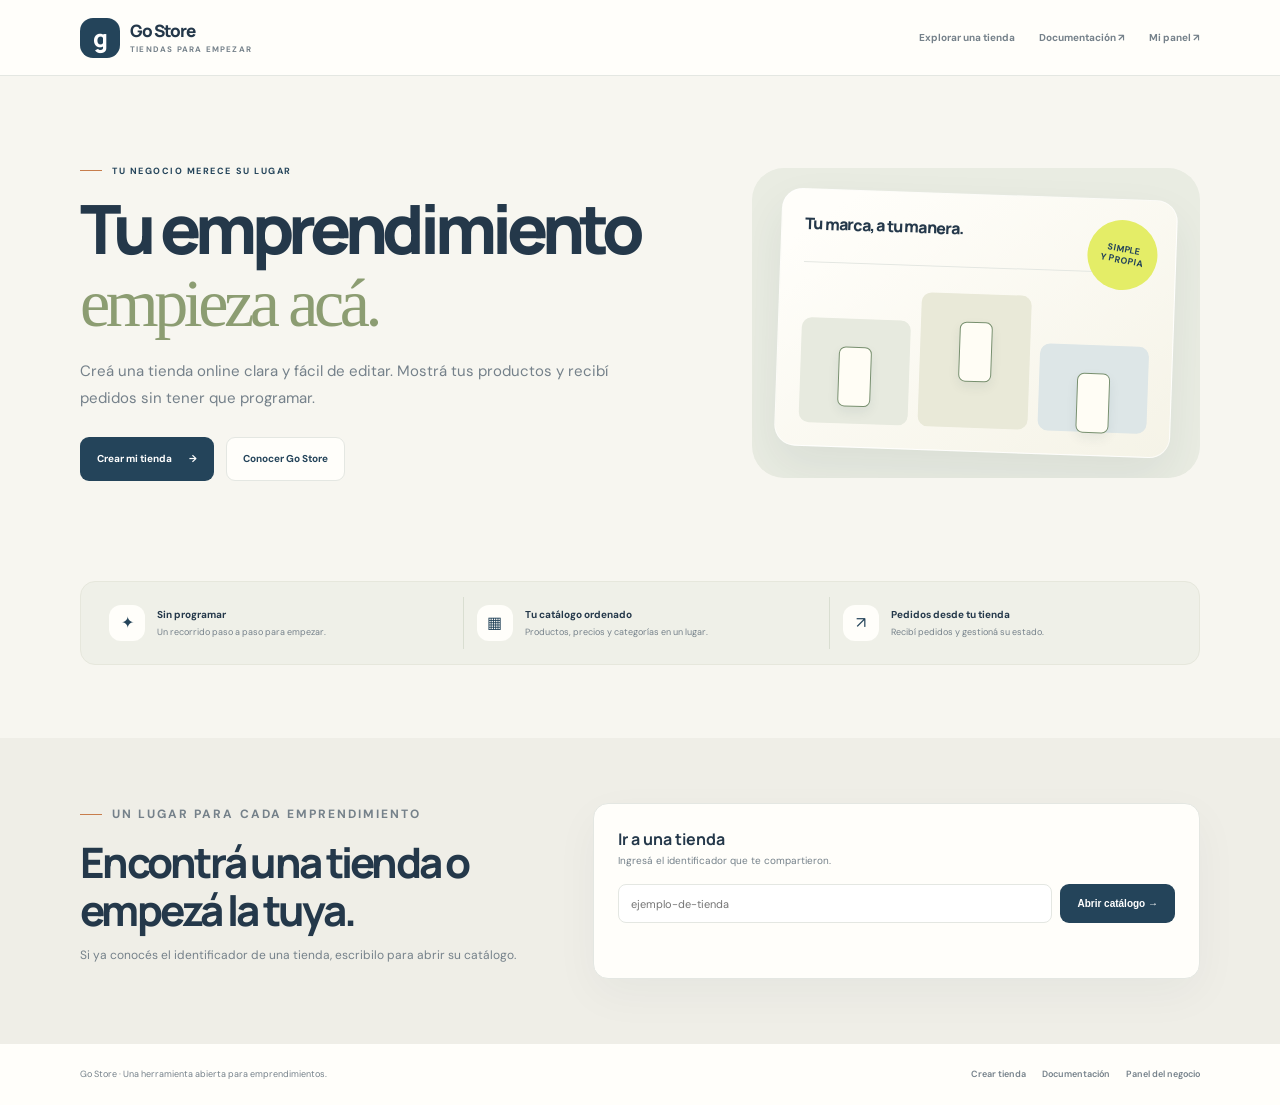
<file: index.html>
<!doctype html>
<html lang="es">
<head>
  <meta charset="utf-8">
  <meta name="viewport" content="width=device-width, initial-scale=1">
  <meta name="theme-color" content="#f7f6f0">
  <meta name="description" content="Creá una tienda online sencilla para tu emprendimiento con Go Store.">
  <title>Go Store · Tu negocio, en su propio lugar</title>
  <link rel="preconnect" href="https://fonts.googleapis.com">
  <link rel="preconnect" href="https://fonts.gstatic.com" crossorigin>
  <link href="https://fonts.googleapis.com/css2?family=DM+Sans:wght@400;500;600;700&family=Manrope:wght@500;600;700;800&display=swap" rel="stylesheet">
  <style>
    :root{--page:#f7f6f0;--paper:#fffefa;--ink:#24384a;--muted:#75818a;--line:#e4e7e2;--brand:#24445a;--yellow:#e4ed67;--sans:"DM Sans",sans-serif;--display:"Manrope",sans-serif}*{box-sizing:border-box}html{scroll-behavior:smooth}body{margin:0;background:var(--page);color:var(--ink);font:14px/1.6 var(--sans)}a{color:inherit;text-decoration:none}.wrap{width:min(1120px,calc(100% - 44px));margin-inline:auto}.topbar{height:76px;display:flex;align-items:center;justify-content:space-between;border-bottom:1px solid var(--line);background:var(--paper)}.topbar .wrap{display:flex;align-items:center;justify-content:space-between}.brand{display:flex;align-items:center;gap:10px}.brand-mark{display:grid;place-items:center;width:40px;height:40px;border-radius:13px;background:var(--brand);color:white;font:800 24px var(--display)}.brand strong{display:block;font:800 17px var(--display);letter-spacing:-.06em}.brand small{display:block;margin-top:1px;color:var(--muted);font-size:8px;font-weight:700;letter-spacing:.15em}.nav{display:flex;align-items:center;gap:24px;color:var(--muted);font-size:10px;font-weight:700}.nav a:hover{color:var(--brand)}.hero{display:grid;grid-template-columns:1.15fr .85fr;align-items:center;gap:65px;padding-block:88px 74px}.eyebrow{margin:0 0 15px;color:var(--brand);font-size:9px;font-weight:700;letter-spacing:.17em}.eyebrow:before{content:"";display:inline-block;width:22px;height:1px;margin:0 10px 3px 0;background:#c77d4c}.hero h1{max-width:680px;margin:0;font:800 clamp(40px,6vw,68px)/1.04 var(--display);letter-spacing:-.075em}.hero h1 em{font:400 1em Georgia,serif;letter-spacing:-.065em;color:#8c9d72}.hero-copy{max-width:575px;color:var(--muted);font-size:15px;line-height:1.8}.actions{display:flex;align-items:center;gap:12px;margin-top:25px}.button{display:inline-flex;justify-content:center;align-items:center;gap:17px;padding:13px 16px;border:1px solid transparent;border-radius:9px;background:var(--brand);color:white;font-size:10px;font-weight:700}.button.secondary{border-color:var(--line);background:var(--paper);color:var(--brand)}.hero-art{position:relative;min-height:310px;padding:25px;border-radius:32px;background:#e9ece2;overflow:hidden}.art-card{position:absolute;inset:26px;display:flex;flex-direction:column;justify-content:space-between;padding:23px;border:1px solid #ffffffad;border-radius:21px;background:linear-gradient(145deg,#fffefa 10%,#f5f3e7 100%);box-shadow:0 20px 45px #263e5014;transform:rotate(2deg)}.art-brand{font:800 16px var(--display);letter-spacing:-.05em}.art-seal{position:absolute;right:18px;top:20px;display:grid;place-items:center;width:70px;height:70px;border-radius:50%;background:var(--yellow);color:var(--brand);font-size:9px;font-weight:700;text-align:center;line-height:1.25;transform:rotate(9deg)}.art-line{height:1px;background:var(--line)}.art-items{display:grid;grid-template-columns:repeat(3,1fr);gap:10px;align-items:end}.art-item{height:105px;padding:12px;border-radius:10px;background:#e7eadf}.art-item:nth-child(2){height:134px;background:#e9e9d8}.art-item:nth-child(3){height:87px;background:#dde6e7}.art-item:after{content:"";display:block;width:31px;height:58px;margin:16px auto 0;border:1px solid #78906f;border-radius:7px;background:#fffdf5;box-shadow:0 5px 12px #23384912}.features{padding:26px 0 73px}.feature-strip{display:grid;grid-template-columns:repeat(3,1fr);gap:12px;padding:15px;border:1px solid #e6e7dc;border-radius:15px;background:#eff0e8}.feature{display:flex;align-items:center;gap:12px;padding:8px 13px}.feature+.feature{border-left:1px solid #d9ded1}.feature-icon{display:grid;place-items:center;flex:none;width:36px;height:36px;border-radius:12px;background:var(--paper);color:var(--brand);font-size:16px}.feature strong{display:block;font-size:10px}.feature small{display:block;margin-top:2px;color:var(--muted);font-size:9px}.start-section{padding:65px 0;background:#efeee7}.start-grid{display:grid;grid-template-columns:.85fr 1.15fr;align-items:center;gap:65px}.start-copy h2{margin:0;font:750 clamp(29px,4vw,42px)/1.14 var(--display);letter-spacing:-.065em}.start-copy p{color:var(--muted);font-size:12px}.store-lookup{padding:24px;border:1px solid var(--line);border-radius:15px;background:var(--paper);box-shadow:0 15px 45px #1f39400b}.store-lookup h3{margin:0 0 3px;font:700 16px var(--display)}.store-lookup>p{margin:0 0 15px;color:var(--muted);font-size:10px}.lookup-form{display:flex;gap:8px}.lookup-form input{flex:1;min-width:0;padding:11px 12px;border:1px solid var(--line);border-radius:8px;outline:0;background:#fff;font:11px var(--sans)}.lookup-form input:focus{border-color:#879a8e;box-shadow:0 0 0 3px #24445a12}.lookup-form button{white-space:nowrap}.lookup-error{min-height:16px;margin:8px 0 0;color:#98563f;font-size:10px}.footer{padding:23px 0;background:var(--paper)}.footer .wrap{display:flex;align-items:center;justify-content:space-between}.footer-note{color:var(--muted);font-size:9px}.footer-links{display:flex;gap:16px;color:var(--muted);font-size:9px;font-weight:600}@media(max-width:780px){.hero{grid-template-columns:1fr;gap:32px;padding-block:58px 44px}.hero-art{min-height:260px}.start-grid{grid-template-columns:1fr;gap:24px}.features{padding-top:20px}.feature-strip{grid-template-columns:1fr}.feature+.feature{border-left:0;border-top:1px solid #d9ded1}.nav{gap:12px}}@media(max-width:480px){.wrap{width:calc(100% - 30px)}.topbar{height:65px}.brand-mark{width:35px;height:35px;border-radius:11px}.brand strong{font-size:15px}.nav{gap:10px;font-size:9px}.nav a:first-child{display:none}.hero h1{font-size:42px}.hero-copy{font-size:13px}.actions{align-items:stretch;flex-direction:column}.button{width:100%}.hero-art{min-height:225px;padding:18px}.art-card{inset:19px;padding:18px}.art-item{height:78px}.art-item:nth-child(2){height:104px}.art-item:nth-child(3){height:67px}.art-item:after{height:45px;margin-top:10px}.start-section{padding:48px 0}.store-lookup{padding:18px}.lookup-form{flex-direction:column}.footer .wrap{align-items:flex-start;flex-direction:column;gap:12px}}
  </style>
</head>
<body>
  <header class="topbar"><div class="wrap"><a class="brand" href="./" aria-label="Go Store, inicio"><span class="brand-mark">g</span><span><strong>Go Store</strong><small>TIENDAS PARA EMPEZAR</small></span></a><nav class="nav" aria-label="Navegación principal"><a href="#como-empezar">Explorar una tienda</a><a href="docs/">Documentación ↗</a><a href="admin/">Mi panel ↗</a></nav></div></header>
  <main>
    <section class="hero wrap"><div><p class="eyebrow">TU NEGOCIO MERECE SU LUGAR</p><h1>Tu emprendimiento <em>empieza acá.</em></h1><p class="hero-copy">Creá una tienda online clara y fácil de editar. Mostrá tus productos y recibí pedidos sin tener que programar.</p><div class="actions"><a class="button" href="creator/">Crear mi tienda <span>→</span></a><a class="button secondary" href="docs/">Conocer Go Store</a></div></div><div class="hero-art" aria-hidden="true"><div class="art-card"><span class="art-brand">Tu marca, a tu manera.</span><span class="art-seal">SIMPLE<br>Y PROPIA</span><span class="art-line"></span><div class="art-items"><i class="art-item"></i><i class="art-item"></i><i class="art-item"></i></div></div></div></section>
    <section class="features wrap" aria-label="Ventajas"><div class="feature-strip"><div class="feature"><span class="feature-icon">✦</span><span><strong>Sin programar</strong><small>Un recorrido paso a paso para empezar.</small></span></div><div class="feature"><span class="feature-icon">▦</span><span><strong>Tu catálogo ordenado</strong><small>Productos, precios y categorías en un lugar.</small></span></div><div class="feature"><span class="feature-icon">↗</span><span><strong>Pedidos desde tu tienda</strong><small>Recibí pedidos y gestioná su estado.</small></span></div></div></section>
    <section class="start-section" id="como-empezar"><div class="start-grid wrap"><div class="start-copy"><p class="eyebrow">UN LUGAR PARA CADA EMPRENDIMIENTO</p><h2>Encontrá una tienda o empezá la tuya.</h2><p>Si ya conocés el identificador de una tienda, escribilo para abrir su catálogo.</p></div><form class="store-lookup" id="storeLookup"><h3>Ir a una tienda</h3><p>Ingresá el identificador que te compartieron.</p><div class="lookup-form"><input id="storeSlug" name="slug" maxlength="50" pattern="[a-z0-9]+([a-z0-9-]*[a-z0-9])?" required autocomplete="off" placeholder="ejemplo-de-tienda" aria-label="Identificador de la tienda"><button class="button" type="submit">Abrir catálogo →</button></div><p id="lookupError" class="lookup-error" aria-live="polite"></p></form></div></section>
  </main>
  <footer class="footer"><div class="wrap"><span class="footer-note">Go Store · Una herramienta abierta para emprendimientos.</span><nav class="footer-links"><a href="creator/">Crear tienda</a><a href="docs/">Documentación</a><a href="admin/">Panel del negocio</a></nav></div></footer>
  <script>
    document.getElementById("storeSlug").addEventListener("input", event => {
      event.currentTarget.value = event.currentTarget.value.toLowerCase().normalize("NFD").replace(/[\u0300-\u036f]/g, "").replace(/[^a-z0-9-]/g, "").replace(/--+/g, "-").replace(/^-|-$/g, "");
    });
    document.getElementById("storeLookup").addEventListener("submit", event => {
      event.preventDefault();
      const input = document.getElementById("storeSlug");
      const slug = input.value.trim().toLowerCase().normalize("NFD").replace(/[\u0300-\u036f]/g, "").replace(/[^a-z0-9-]+/g, "-").replace(/--+/g, "-").replace(/^-|-$/g, "");
      if (!slug || !input.checkValidity()) {
        document.getElementById("lookupError").textContent = "Usá letras minúsculas, números y guiones.";
        return;
      }
      location.href = `storefront/?slug=${encodeURIComponent(slug)}`;
    });
  </script>
</body>
</html>
</file>
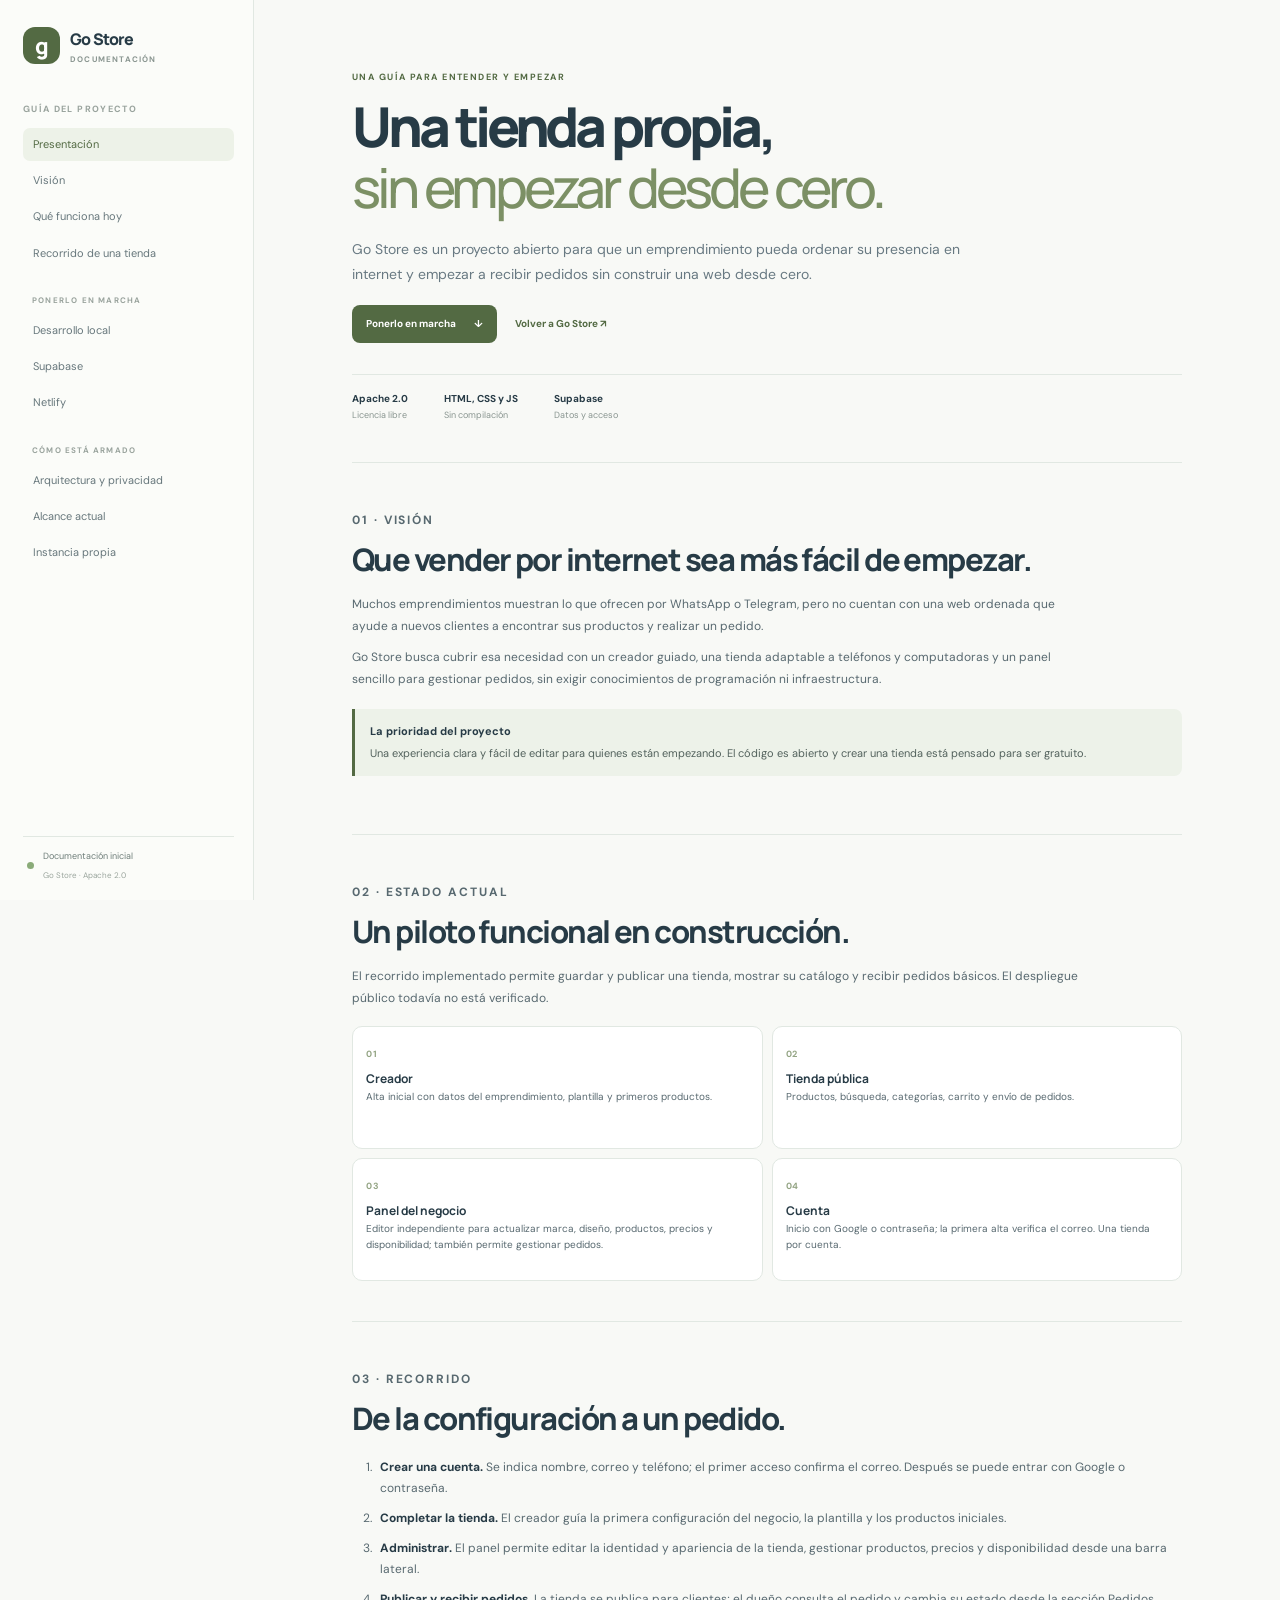
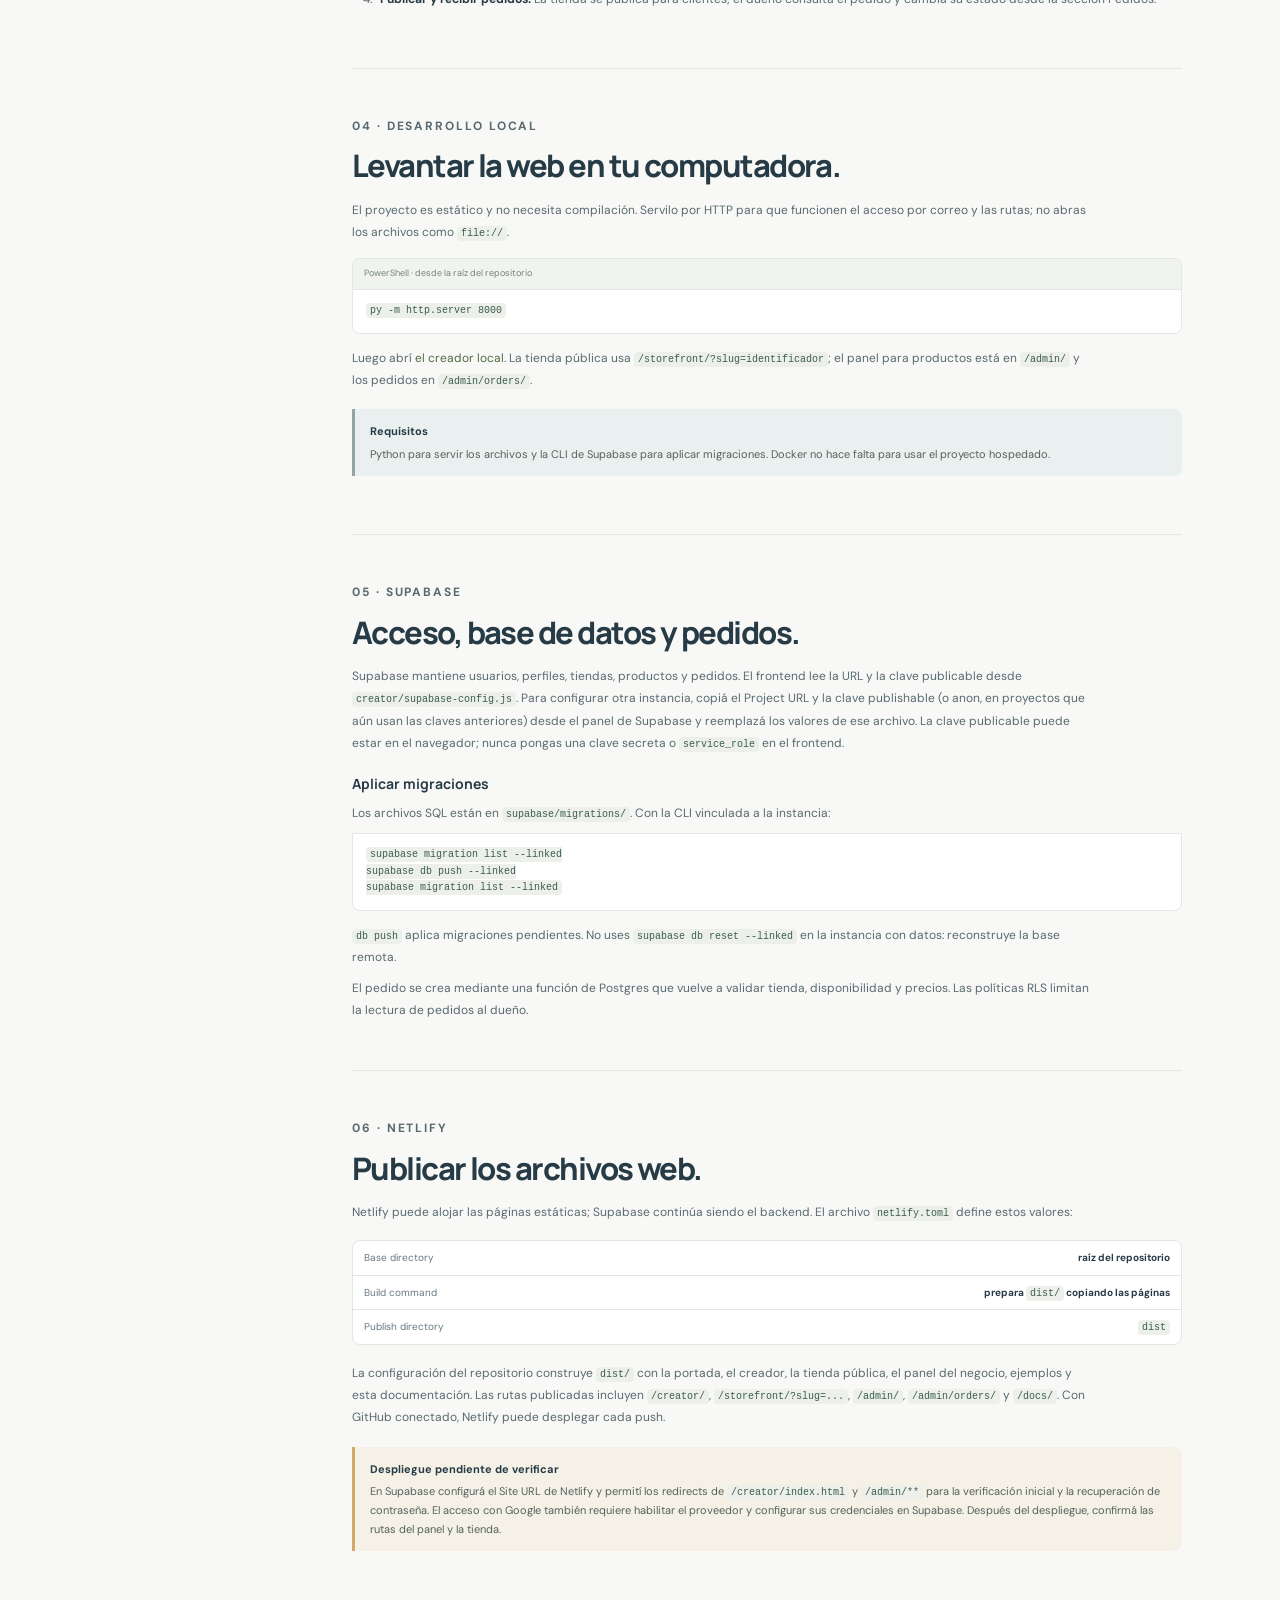
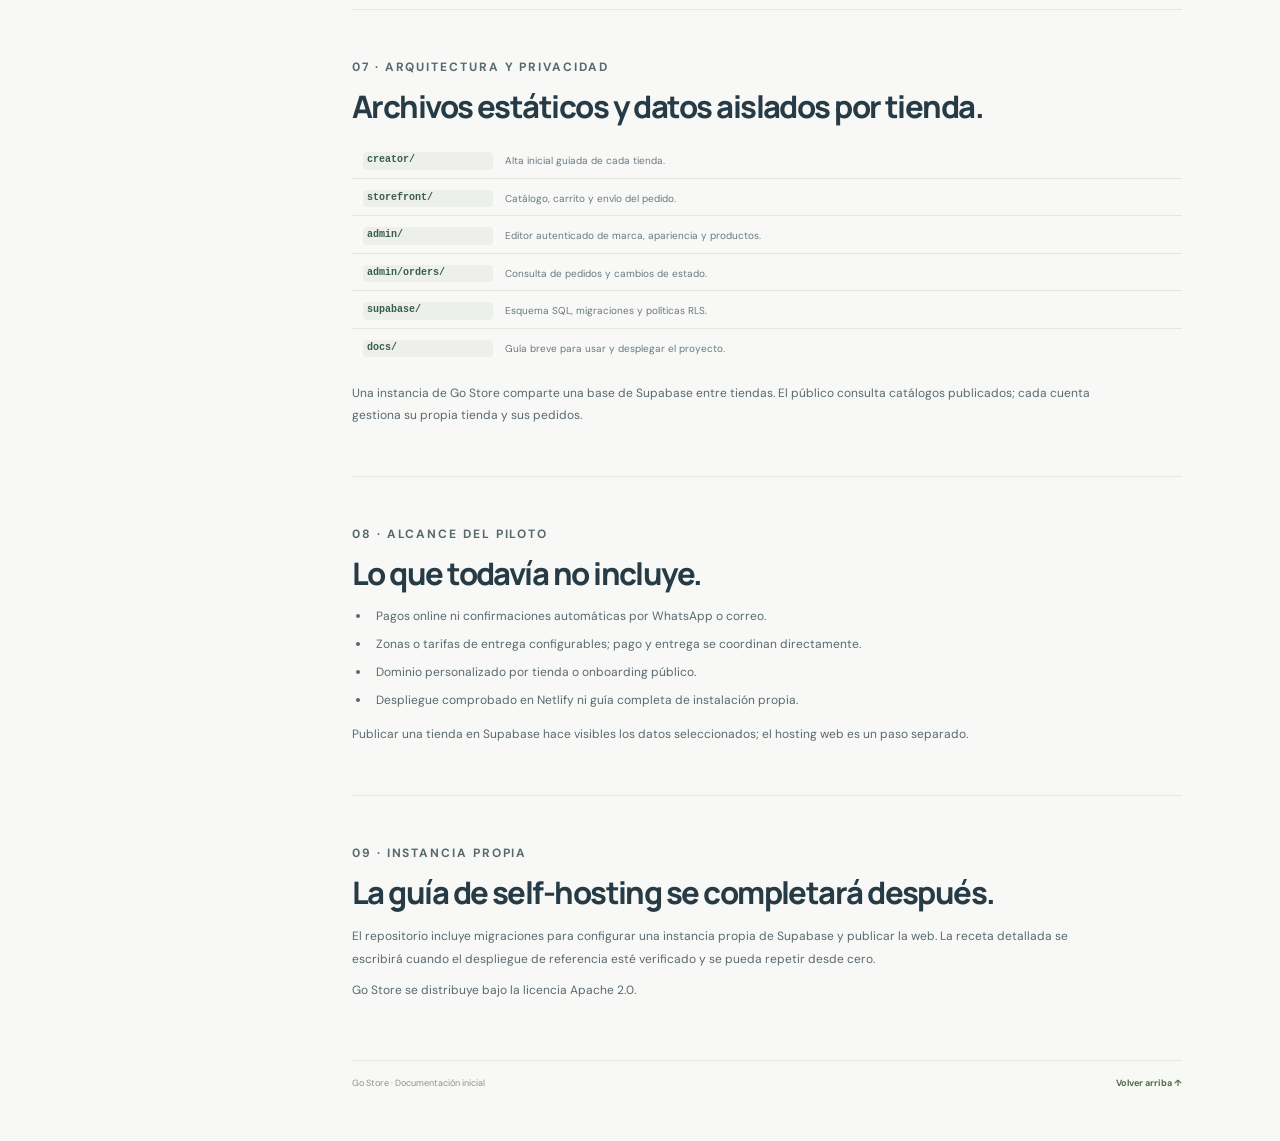
<file: docs/index.html>
<!doctype html>
<html lang="es">
<head>
  <meta charset="utf-8">
  <meta name="viewport" content="width=device-width, initial-scale=1">
  <meta name="theme-color" content="#f4f5ef">
  <meta name="description" content="Documentación inicial de Go Store: visión, uso, arquitectura y despliegue.">
  <title>Documentación · Go Store</title>
  <link rel="preconnect" href="https://fonts.googleapis.com">
  <link rel="preconnect" href="https://fonts.gstatic.com" crossorigin>
  <link href="https://fonts.googleapis.com/css2?family=DM+Sans:wght@400;500;600;700&family=Manrope:wght@500;600;700;800&display=swap" rel="stylesheet">
  <link rel="stylesheet" href="styles.css">
</head>
<body>
  <a class="skip-link" href="#contenido">Saltar al contenido</a>
  <header class="mobile-header">
    <a class="brand" href="#inicio"><span class="mark">g</span><span><b>Go Store</b><small>DOCUMENTACIÓN</small></span></a>
    <button id="menuToggle" aria-expanded="false" aria-controls="sidebar">Índice <span aria-hidden="true">☰</span></button>
  </header>
  <aside class="sidebar" id="sidebar">
    <a class="brand sidebar-brand" href="#inicio"><span class="mark">g</span><span><b>Go Store</b><small>DOCUMENTACIÓN</small></span></a>
    <p class="caption">GUÍA DEL PROYECTO</p>
    <nav aria-label="Índice de documentación">
      <a class="nav-link active" href="#inicio">Presentación</a>
      <a class="nav-link" href="#vision">Visión</a>
      <a class="nav-link" href="#estado">Qué funciona hoy</a>
      <a class="nav-link" href="#recorrido">Recorrido de una tienda</a>
      <span class="nav-group">PONERLO EN MARCHA</span>
      <a class="nav-link" href="#local">Desarrollo local</a>
      <a class="nav-link" href="#supabase">Supabase</a>
      <a class="nav-link" href="#netlify">Netlify</a>
      <span class="nav-group">CÓMO ESTÁ ARMADO</span>
      <a class="nav-link" href="#arquitectura">Arquitectura y privacidad</a>
      <a class="nav-link" href="#alcance">Alcance actual</a>
      <a class="nav-link" href="#propia">Instancia propia</a>
    </nav>
    <div class="sidebar-foot"><i></i><span>Documentación inicial</span><small>Go Store · Apache 2.0</small></div>
  </aside>
  <main class="content" id="contenido">
    <section id="inicio" class="hero">
      <p class="eyebrow">UNA GUÍA PARA ENTENDER Y EMPEZAR</p>
      <h1>Una tienda propia,<br><em>sin empezar desde cero.</em></h1>
      <p class="lead">Go Store es un proyecto abierto para que un emprendimiento pueda ordenar su presencia en internet y empezar a recibir pedidos sin construir una web desde cero.</p>
      <div class="hero-actions"><a class="button" href="#local">Ponerlo en marcha <span>↓</span></a><a href="../">Volver a Go Store ↗</a></div>
      <div class="facts"><div><b>Apache 2.0</b><small>Licencia libre</small></div><div><b>HTML, CSS y JS</b><small>Sin compilación</small></div><div><b>Supabase</b><small>Datos y acceso</small></div></div>
    </section>
    <section id="vision" class="doc-section">
      <p class="eyebrow">01 · VISIÓN</p><h2>Que vender por internet sea más fácil de empezar.</h2>
      <p>Muchos emprendimientos muestran lo que ofrecen por WhatsApp o Telegram, pero no cuentan con una web ordenada que ayude a nuevos clientes a encontrar sus productos y realizar un pedido.</p>
      <p>Go Store busca cubrir esa necesidad con un creador guiado, una tienda adaptable a teléfonos y computadoras y un panel sencillo para gestionar pedidos, sin exigir conocimientos de programación ni infraestructura.</p>
      <aside class="callout"><b>La prioridad del proyecto</b><span>Una experiencia clara y fácil de editar para quienes están empezando. El código es abierto y crear una tienda está pensado para ser gratuito.</span></aside>
    </section>
    <section id="estado" class="doc-section">
      <p class="eyebrow">02 · ESTADO ACTUAL</p><h2>Un piloto funcional en construcción.</h2>
      <p>El recorrido implementado permite guardar y publicar una tienda, mostrar su catálogo y recibir pedidos básicos. El despliegue público todavía no está verificado.</p>
      <div class="cards">
        <article><small>01</small><h3>Creador</h3><p>Alta inicial con datos del emprendimiento, plantilla y primeros productos.</p></article>
        <article><small>02</small><h3>Tienda pública</h3><p>Productos, búsqueda, categorías, carrito y envío de pedidos.</p></article>
        <article><small>03</small><h3>Panel del negocio</h3><p>Editor independiente para actualizar marca, diseño, productos, precios y disponibilidad; también permite gestionar pedidos.</p></article>
        <article><small>04</small><h3>Cuenta</h3><p>Inicio con Google o contraseña; la primera alta verifica el correo. Una tienda por cuenta.</p></article>
      </div>
    </section>
    <section id="recorrido" class="doc-section"><p class="eyebrow">03 · RECORRIDO</p><h2>De la configuración a un pedido.</h2>
      <ol><li><b>Crear una cuenta.</b> Se indica nombre, correo y teléfono; el primer acceso confirma el correo. Después se puede entrar con Google o contraseña.</li><li><b>Completar la tienda.</b> El creador guía la primera configuración del negocio, la plantilla y los productos iniciales.</li><li><b>Administrar.</b> El panel permite editar la identidad y apariencia de la tienda, gestionar productos, precios y disponibilidad desde una barra lateral.</li><li><b>Publicar y recibir pedidos.</b> La tienda se publica para clientes; el dueño consulta el pedido y cambia su estado desde la sección Pedidos.</li></ol>
    </section>
    <section id="local" class="doc-section"><p class="eyebrow">04 · DESARROLLO LOCAL</p><h2>Levantar la web en tu computadora.</h2>
      <p>El proyecto es estático y no necesita compilación. Servilo por HTTP para que funcionen el acceso por correo y las rutas; no abras los archivos como <code>file://</code>.</p>
      <label class="code-label">PowerShell · desde la raíz del repositorio</label><pre><code>py -m http.server 8000</code></pre>
      <p>Luego abrí <a href="http://localhost:8000/creator/">el creador local</a>. La tienda pública usa <code>/storefront/?slug=identificador</code>; el panel para productos está en <code>/admin/</code> y los pedidos en <code>/admin/orders/</code>.</p>
      <aside class="callout note"><b>Requisitos</b><span>Python para servir los archivos y la CLI de Supabase para aplicar migraciones. Docker no hace falta para usar el proyecto hospedado.</span></aside>
    </section>
    <section id="supabase" class="doc-section"><p class="eyebrow">05 · SUPABASE</p><h2>Acceso, base de datos y pedidos.</h2>
      <p>Supabase mantiene usuarios, perfiles, tiendas, productos y pedidos. El frontend lee la URL y la clave publicable desde <code>creator/supabase-config.js</code>. Para configurar otra instancia, copiá el Project URL y la clave publishable (o anon, en proyectos que aún usan las claves anteriores) desde el panel de Supabase y reemplazá los valores de ese archivo. La clave publicable puede estar en el navegador; nunca pongas una clave secreta o <code>service_role</code> en el frontend.</p>
      <h3>Aplicar migraciones</h3><p>Los archivos SQL están en <code>supabase/migrations/</code>. Con la CLI vinculada a la instancia:</p>
      <pre><code>supabase migration list --linked
supabase db push --linked
supabase migration list --linked</code></pre>
      <p><code>db push</code> aplica migraciones pendientes. No uses <code>supabase db reset --linked</code> en la instancia con datos: reconstruye la base remota.</p>
      <p>El pedido se crea mediante una función de Postgres que vuelve a validar tienda, disponibilidad y precios. Las políticas RLS limitan la lectura de pedidos al dueño.</p>
    </section>
    <section id="netlify" class="doc-section"><p class="eyebrow">06 · NETLIFY</p><h2>Publicar los archivos web.</h2>
      <p>Netlify puede alojar las páginas estáticas; Supabase continúa siendo el backend. El archivo <code>netlify.toml</code> define estos valores:</p>
      <div class="settings"><div><span>Base directory</span><b>raíz del repositorio</b></div><div><span>Build command</span><b>prepara <code>dist/</code> copiando las páginas</b></div><div><span>Publish directory</span><b><code>dist</code></b></div></div>
      <p>La configuración del repositorio construye <code>dist/</code> con la portada, el creador, la tienda pública, el panel del negocio, ejemplos y esta documentación. Las rutas publicadas incluyen <code>/creator/</code>, <code>/storefront/?slug=...</code>, <code>/admin/</code>, <code>/admin/orders/</code> y <code>/docs/</code>. Con GitHub conectado, Netlify puede desplegar cada push.</p>
      <aside class="callout caution"><b>Despliegue pendiente de verificar</b><span>En Supabase configurá el Site URL de Netlify y permití los redirects de <code>/creator/index.html</code> y <code>/admin/**</code> para la verificación inicial y la recuperación de contraseña. El acceso con Google también requiere habilitar el proveedor y configurar sus credenciales en Supabase. Después del despliegue, confirmá las rutas del panel y la tienda.</span></aside>
    </section>
    <section id="arquitectura" class="doc-section"><p class="eyebrow">07 · ARQUITECTURA Y PRIVACIDAD</p><h2>Archivos estáticos y datos aislados por tienda.</h2>
      <div class="file-map"><div><code>creator/</code><span>Alta inicial guiada de cada tienda.</span></div><div><code>storefront/</code><span>Catálogo, carrito y envío del pedido.</span></div><div><code>admin/</code><span>Editor autenticado de marca, apariencia y productos.</span></div><div><code>admin/orders/</code><span>Consulta de pedidos y cambios de estado.</span></div><div><code>supabase/</code><span>Esquema SQL, migraciones y políticas RLS.</span></div><div><code>docs/</code><span>Guía breve para usar y desplegar el proyecto.</span></div></div>
      <p>Una instancia de Go Store comparte una base de Supabase entre tiendas. El público consulta catálogos publicados; cada cuenta gestiona su propia tienda y sus pedidos.</p>
    </section>
    <section id="alcance" class="doc-section"><p class="eyebrow">08 · ALCANCE DEL PILOTO</p><h2>Lo que todavía no incluye.</h2>
      <ul><li>Pagos online ni confirmaciones automáticas por WhatsApp o correo.</li><li>Zonas o tarifas de entrega configurables; pago y entrega se coordinan directamente.</li><li>Dominio personalizado por tienda o onboarding público.</li><li>Despliegue comprobado en Netlify ni guía completa de instalación propia.</li></ul>
      <p>Publicar una tienda en Supabase hace visibles los datos seleccionados; el hosting web es un paso separado.</p>
    </section>
    <section id="propia" class="doc-section last"><p class="eyebrow">09 · INSTANCIA PROPIA</p><h2>La guía de self-hosting se completará después.</h2>
      <p>El repositorio incluye migraciones para configurar una instancia propia de Supabase y publicar la web. La receta detallada se escribirá cuando el despliegue de referencia esté verificado y se pueda repetir desde cero.</p>
      <p>Go Store se distribuye bajo la licencia Apache 2.0.</p>
    </section>
    <footer class="footer"><span>Go Store · Documentación inicial</span><a href="#inicio">Volver arriba ↑</a></footer>
  </main>
  <script src="app.js"></script>
</body>
</html>
</file>
<file: docs/styles.css>
:root{--page:#f8f9f6;--paper:#fff;--ink:#273b46;--muted:#687982;--line:#e1e8e2;--green:#536a43;--green-dark:#405737;--sans:"DM Sans",sans-serif;--display:"Manrope",sans-serif;--side:254px}*{box-sizing:border-box}html{scroll-behavior:smooth;scroll-padding-top:26px}body{margin:0;background:var(--page);color:var(--ink);font:14px/1.75 var(--sans)}a{color:var(--green);text-decoration:none}a:hover{text-decoration:underline}.skip-link{position:fixed;top:-60px;left:10px;z-index:20;padding:8px 12px;background:var(--ink);color:#fff}.skip-link:focus{top:10px}.sidebar{position:fixed;inset:0 auto 0 0;z-index:10;display:flex;flex-direction:column;width:var(--side);padding:27px 19px 17px 23px;border-right:1px solid var(--line);background:#fbfcf9}.brand{display:flex;align-items:center;gap:10px;color:var(--ink)}.brand:hover{text-decoration:none}.mark{display:grid;place-items:center;width:37px;height:37px;border-radius:12px;background:var(--green);color:#fff;font:800 22px var(--display)}.brand>span:last-child{display:grid;line-height:1}.brand b{font:800 16px var(--display);letter-spacing:-.05em}.brand small{margin-top:5px;color:#899590;font-size:8px;font-weight:700;letter-spacing:.15em}.caption,.nav-group{color:#99a39d;font-size:9px;font-weight:700;letter-spacing:.15em}.caption{margin:38px 0 10px}.sidebar nav{display:grid;gap:3px}.nav-link{padding:7px 10px;border-radius:7px;color:#67777c;font-size:11px}.nav-link:hover,.nav-link.active{background:#edf2e8;color:var(--green);text-decoration:none}.nav-group{margin:20px 0 4px 9px;font-size:8px}.sidebar-foot{display:grid;grid-template-columns:8px 1fr;align-items:center;gap:3px 8px;margin-top:auto;padding:12px 4px 1px;border-top:1px solid var(--line);color:#6e7d79;font-size:9px}.sidebar-foot i{grid-row:span 2;width:7px;height:7px;border-radius:50%;background:#8aab79}.sidebar-foot small{grid-column:2;color:#9aa59d;font-size:8px}.content{width:min(830px,calc(100% - var(--side) - 96px));margin:0 auto 0 calc(var(--side) + max(48px,calc((100vw - var(--side) - 830px)/2)));padding:60px 0 34px}.hero{padding:10px 0 38px}.eyebrow{margin:0 0 10px;color:var(--green);font-size:9px;font-weight:700;letter-spacing:.16em}.hero h1{margin:0;font:800 clamp(37px,5vw,55px)/1.12 var(--display);letter-spacing:-.07em}.hero h1 em{color:#7c9065;font-style:normal;font-weight:500}.lead{max-width:640px;margin:18px 0;color:var(--muted);font-size:14px;line-height:1.8}.hero-actions{display:flex;align-items:center;gap:18px;font-size:10px;font-weight:700}.button{display:inline-flex;align-items:center;gap:18px;padding:10px 14px;border-radius:8px;background:var(--green);color:#fff;font-size:10px;font-weight:700}.button:hover{background:var(--green-dark);text-decoration:none}.facts{display:flex;gap:36px;margin-top:31px;padding-top:15px;border-top:1px solid var(--line)}.facts div{display:grid;gap:1px}.facts b{font-size:10px}.facts small{color:#899590;font-size:9px}.doc-section{padding:37px 0 40px;border-top:1px solid var(--line);scroll-margin-top:26px}.doc-section h2{max-width:680px;margin:0 0 13px;font:750 clamp(24px,3vw,31px)/1.28 var(--display);letter-spacing:-.05em}.doc-section h3{margin:20px 0 5px;font:700 14px var(--display)}.doc-section p{max-width:740px;margin:9px 0;color:#586970;font-size:12px;line-height:1.85}.doc-section code{padding:2px 4px;border-radius:4px;background:#edf0ea;color:#395d4d;font:10px Consolas,"Courier New",monospace;overflow-wrap:anywhere}.callout{display:grid;gap:4px;margin:18px 0;padding:13px 15px;border-left:3px solid var(--green);border-radius:0 8px 8px 0;background:#edf2e9;color:#53625d;font-size:11px;line-height:1.7}.callout b{color:var(--ink)}.callout.note{border-color:#91a5a6;background:#eaf0ef}.callout.caution{border-color:#d0ab68;background:#f5f1e6}.cards{display:grid;grid-template-columns:1fr 1fr;gap:9px;margin-top:17px}.cards article{min-height:123px;padding:13px;border:1px solid var(--line);border-radius:10px;background:var(--paper)}.cards small{color:#93a483;font-size:9px;font-weight:700;letter-spacing:.1em}.cards h3{margin:5px 0 2px;font-size:12px}.cards article p{margin:0;font-size:10px;line-height:1.65}.doc-section ol{display:grid;gap:9px;margin:18px 0;padding-left:23px;color:#586970;font-size:12px}.doc-section li{padding-left:5px}.doc-section li b{color:var(--ink)}.code-label{display:block;margin:15px 0 0;padding:7px 11px;border:1px solid #e2e8e2;border-bottom:0;border-radius:8px 8px 0 0;background:#f0f3ee;color:#75827b;font-size:9px}pre{overflow:auto;margin:0 0 13px;padding:13px;border:1px solid #e2e8e2;border-radius:0 0 8px 8px;background:#fff;color:#304d47;font:10px/1.65 Consolas,"Courier New",monospace}.settings{margin:17px 0;border:1px solid var(--line);border-radius:8px;background:#fff}.settings div,.file-map div{display:flex;justify-content:space-between;gap:12px;padding:8px 11px;border-bottom:1px solid var(--line);font-size:10px}.settings div:last-child,.file-map div:last-child{border-bottom:0}.settings span{color:var(--muted)}.settings b{font-weight:700}.file-map{display:grid;gap:3px;margin:17px 0}.file-map div{justify-content:start;border-bottom:1px solid var(--line)}.file-map code{flex:0 0 130px;font-weight:700}.file-map span{color:var(--muted)}.doc-section ul{display:grid;gap:7px;padding-left:19px;color:#586970;font-size:12px}.doc-section.last{padding-bottom:50px}.footer{display:flex;justify-content:space-between;gap:12px;padding:15px 0;border-top:1px solid var(--line);color:#84928e;font-size:9px}.footer a{font-weight:700}.mobile-header{display:none}.mobile-header button{border:1px solid var(--line);border-radius:8px;background:#fff;padding:7px 10px;color:var(--ink);font:600 10px var(--sans)}.mobile-header button span{margin-left:7px;color:var(--green)}@media(max-width:880px){:root{--side:224px}.content{width:calc(100% - var(--side) - 65px);margin-left:calc(var(--side) + 32px)}}@media(max-width:650px){.mobile-header{position:sticky;top:0;z-index:12;display:flex;align-items:center;justify-content:space-between;height:60px;padding:0 15px;border-bottom:1px solid var(--line);background:#fbfcf9ed;backdrop-filter:blur(12px)}.sidebar{inset:60px 0 auto;width:100%;max-height:calc(100vh - 60px);padding:13px 15px 17px;border:0;border-bottom:1px solid var(--line);box-shadow:0 15px 25px #1b34220e;overflow:auto;transform:translateY(-120%);visibility:hidden;transition:transform .2s ease,visibility .2s}.sidebar.open{transform:translateY(0);visibility:visible}.sidebar-brand{display:none}.caption{margin:0 0 8px}.sidebar nav{grid-template-columns:1fr 1fr;gap:2px 6px}.nav-group{grid-column:1/-1;margin:11px 0 2px 9px}.sidebar-foot{margin-top:12px}.content{width:calc(100% - 34px);margin:0 auto;padding:30px 0 24px}.hero{padding:0 0 28px}.hero h1{font-size:38px}.lead{font-size:12px}.facts{justify-content:space-between;gap:12px}.facts b{font-size:9px}.facts small{font-size:8px}.doc-section{padding:29px 0}.doc-section h2{font-size:24px}.cards{gap:7px}.cards article{min-height:140px;padding:10px}.file-map div{font-size:9px}.file-map code{flex-basis:105px}.footer{font-size:8px}}@media(max-width:380px){.content{width:calc(100% - 28px)}.hero h1{font-size:33px}.cards{grid-template-columns:1fr}.cards article{min-height:auto}.settings div{font-size:9px}}
</file>
